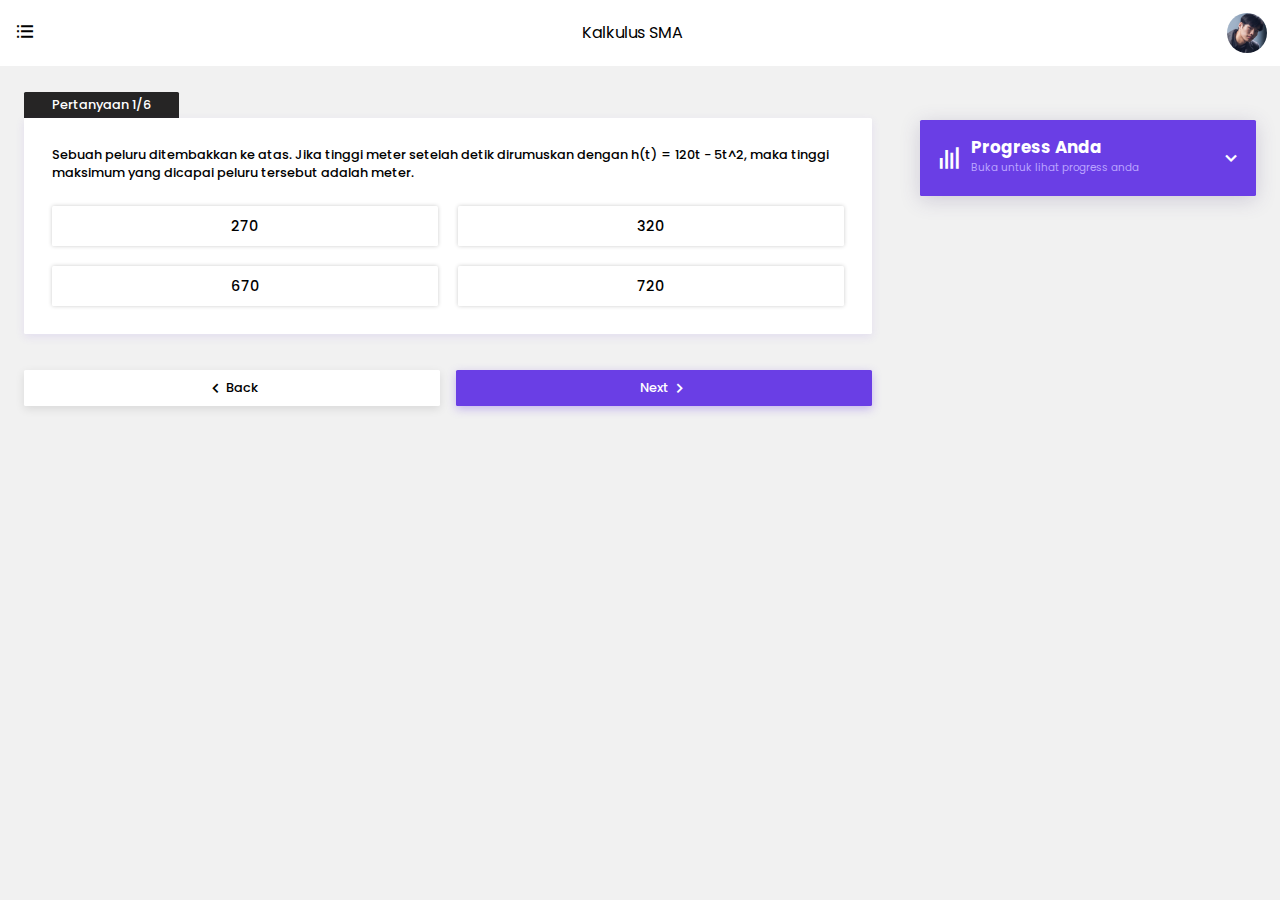
<file: index.html>
<!DOCTYPE html>
<html lang="en">
  <head>
    <meta charset="UTF-8" />
    <meta http-equiv="X-UA-Compatible" content="IE=edge" />
    <meta
      name="viewport"
      content="width=device-width, initial-scale=1.0"
    />
    <title>Quiz App</title>
    <!-- ========= CSS LINK ============ -->
    <link rel="stylesheet" href="index.css" />
    <!-- ========= ICON ============ -->
    <link
      href="https://unpkg.com/boxicons@2.1.4/css/boxicons.min.css"
      rel="stylesheet"
    />
    <!-- ========= FONTS (Poppins) ============ -->
    <link
      rel="preconnect"
      href="https://fonts.googleapis.com"
    />
    <link
      rel="preconnect"
      href="https://fonts.gstatic.com"
      crossorigin
    />
    <link
      href="https://fonts.googleapis.com/css2?family=Poppins:wght@400;500;600&display=swap"
      rel="stylesheet"
    />
  </head>
  <body>
    <div class="warning__popup-container">
      <article class="warning">
        <div class="warning__wrapper">
          <h3>Masih ada nomor yang kosong</h3>
          <p>Apakah anda yakin ingin mensubmit?</p>
          <div class="warning__button">
            <a href="result.html" class="warning__submit"
              >Submit</a
            >
            <button class="warning__back">Back</button>
          </div>
        </div>
      </article>
    </div>
    <!-- =========== HEADER ============== -->
    <header class="header">
      <div class="header__wrapper">
        <button class="header__more button">
          <i class="bx bx-list-ul"></i>
        </button>
        <p class="header__title">Kalkulus SMA</p>
        <img
          src="assets/pexels-medium-photoclub-4041087.jpg"
          alt=""
          class="header__pfp"
        />
      </div>
    </header>
    <!-- ============ MAIN =============== -->
    <main>
      <section class="ongoing__test">
        <section class="progress section">
          <article class="progress__container">
            <div class="progress_header-wrapper">
              <i class="bx bx-bar-chart progress__icon"></i>
              <div class="progress__header">
                <h2 class="progress__header-title">
                  Progress Anda
                </h2>
                <p class="progress__subtitle">
                  Buka untuk lihat progress anda
                </p>
                <button class="button"></button>
              </div>
            </div>

            <i
              class="bx bx-chevron-down progress__down-button"
            ></i>
          </article>
          <article class="progress__box">
            <div class="progress_box-wrapper"></div>
          </article>
        </section>
        <!-- ============= QUESTION =============== -->
        <section class="question section">
          <h3 class="question__number-text">
            <p>
              Pertanyaan
              <span class="question__number"> 3/5</span>
            </p>
          </h3>
          <article class="question__container">
            <p class="question__main">
              Suatu perusahaan memproduksi unit barang
              dengan biaya (4x<sup>2</sup> - 8x + 24) ribu
              rupiah untuk tiap unit. Jika barang tersebut
              terjual habis dengan harga Rp40.000,00 untuk
              tiap unit, maka keuntungan maksimum yang
              diperoleh perusahaan tersebut adalah
            </p>
            <ul class="question__answers-container">
              <li class="question__answer">Rp.16.000,00</li>
              <li class="question__answer">Rp.32.000,00</li>
              <li class="question__answer">Rp.48.000,00</li>
              <li class="question__answer">Rp.52.000,00</li>
            </ul>
          </article>
          <div class="navigation__button-container">
            <button class="navigation__button back">
              <i class="bx bx-chevron-left"></i> Back
            </button>
            <button class="navigation__button next">
              <a class="submit-wrapper">
                <p>Next</p>
                <i class="bx bx-chevron-right"></i>
              </a>
              <a
                href="result.html"
                class="submit-wrapper submit-hide"
              >
                <p>Submita</p>
                <i class="bx bx-chevron-right"></i>
              </a>
            </button>
          </div>
        </section>
        <!-- ========= WARNING ============ -->
      </section>
    </main>
  </body>
  <!--  ========= JS Link ============-->
  <script src="index.js"></script>
</html>
</file>
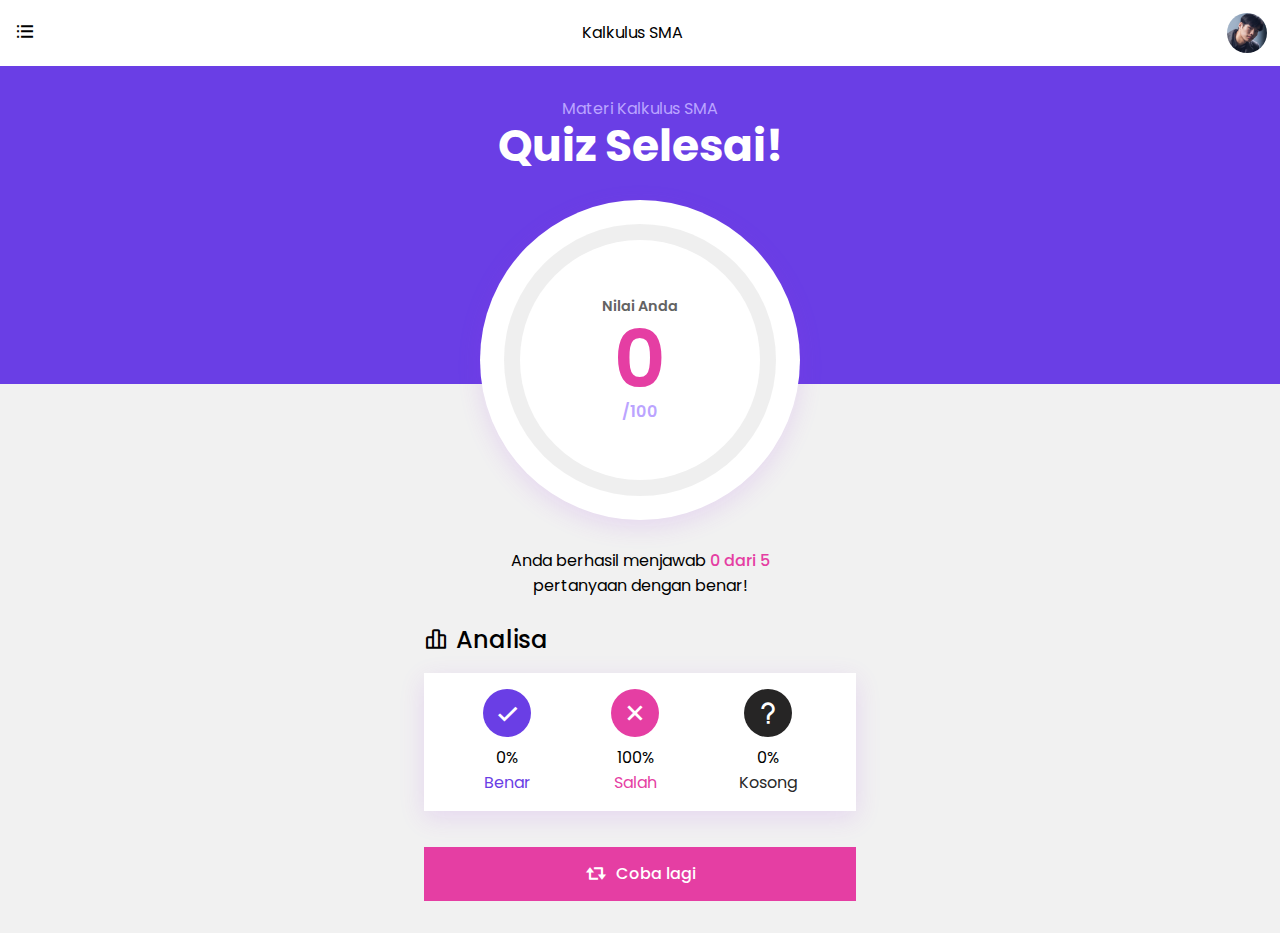
<file: result.html>
<!DOCTYPE html>
<html lang="en">
  <head>
    <meta charset="UTF-8" />
    <meta http-equiv="X-UA-Compatible" content="IE=edge" />
    <meta
      name="viewport"
      content="width=device-width, initial-scale=1.0"
    />
    <title>Quiz App</title>
    <!-- ========= CSS LINK ============ -->
    <link rel="stylesheet" href="index.css" />
    <!-- ========= ICON ============ -->
    <link
      href="https://unpkg.com/boxicons@2.1.4/css/boxicons.min.css"
      rel="stylesheet"
    />
    <!-- ========= FONTS (Poppins) ============ -->
    <link
      rel="preconnect"
      href="https://fonts.googleapis.com"
    />
    <link
      rel="preconnect"
      href="https://fonts.gstatic.com"
      crossorigin
    />
    <link
      href="https://fonts.googleapis.com/css2?family=Poppins:wght@400;500;600&display=swap"
      rel="stylesheet"
    />
  </head>
  <body>
    <!-- ======= NAV BAR =========== -->
    <header class="header">
      <div class="header__wrapper">
        <button class="header__more button">
          <i class="bx bx-list-ul"></i>
        </button>
        <p class="header__title">Kalkulus SMA</p>
        <img
          src="assets/pexels-medium-photoclub-4041087.jpg"
          alt=""
          class="header__pfp"
        />
      </div>
    </header>
    <main>
      <!-- ========= Score Section =======  -->
      <section class="score section">
        <p class="score__subtitle">Materi Kalkulus SMA</p>
        <h2 class="score__title">Quiz Selesai!</h2>
        <div class="score__container">
          <div class="score__circle">
            <div class="score__inner__circle"></div>
            <div class="score__display-text">
              <p class="score__display__subtitle">
                Nilai Anda
              </p>
              <h1 class="score__display">0</h1>
              <p class="score__display__outof">/100</p>
            </div>
          </div>
        </div>
      </section>
      <section class="score__info section">
        <p>
          Anda berhasil menjawab
          <span class="score__info-dynamic">0 dari 5</span>
          pertanyaan dengan benar!
        </p>
      </section>
      <!-- ======== Analytics Section ======== -->
      <section class="analisa section">
        <h2 class="analisa__title">
          <i class="bx bx-bar-chart-alt-2"></i>
          <p>Analisa</p>
        </h2>
        <article class="analisa__container">
          <div class="analisa__indicator correct">
            <i class="bx bx-check correct"></i>
            <p class="analisa__result correct">0%</p>
            <p class="analisa__subtitle correct">Benar</p>
          </div>
          <div class="analisa__indicator wrong">
            <i class="bx bx-x wrong"></i>
            <p class="analisa__result wrong">100%</p>
            <p class="analisa__subtitle wrong">Salah</p>
          </div>
          <div class="analisa__indicator empty">
            <i class="bx bx-question-mark empty"></i>
            <p class="analisa__result empty">0%</p>
            <p class="analisa__subtitle empty">Kosong</p>
          </div>
        </article>
        <a href="index.html" class="try-again__button">
          <i class="bx bx-repost"></i>
          Coba lagi
        </a>
      </section>
    </main>
  </body>
  <!--  ========= JS Link ============-->
  <!-- <script src="index.js"></script> -->
  <script src="result.js"></script>
</html>
</file>
<file: index.css>
:root {
  /* ========== COLOR ========== */
  --main-black-color: #262525;
  --main-purple-color: #6a3ee5;
  --main-light-purple-color: #bba4ff;
  --main-pink-color: #e53ea3;
  --main-dark-purple-color: #3d267d;

  --shadow-dark-purple: #4c3c787e;

  --background-white-color: #f1f1f1;
  --secondary-gray-color: #8f8f8f;
  --tersier--gray-color: #b5b5b5;
  --quaterner--light-gray-color: #f2f2f2;

  /* ========== FONTS ========== */
  --body-font: "Poppins", sans-serif;
  --paragraph-font-size: 0.8rem;
  --button-font-size: 0.75rem;
  --heading-font-size: 1.5rem;
  --h2-font-size: 1.25rem;
  --subheading-font-size: 1rem;
  --icon-font-size: 1.5rem;
}

* {
  box-sizing: border-box;
  padding: 0;
  margin: 0;
}

html {
  scroll-behavior: smooth;
}

li {
  list-style: none;
}

body {
  font-family: "Poppins", sans-serif;
  background-color: var(--background-white-color);
}

a {
  text-decoration: none;
}

/* ======== REUSABLE / UTILITY CLASSES ========= */
.section {
  margin-inline: 1.5rem;
}

.button {
  background: none;
  border: none;
}

/* =========== HEADER ============== */

.header__pfp {
  width: 40px;
  height: 40px;
  object-fit: cover;
  border-radius: 100rem;
}

.header {
  position: fixed;
  top: 0;
  width: 100%;
  z-index: 1001;
}

.header__wrapper {
  display: flex;
  justify-content: space-between;
  align-items: center;
  padding: 0.8rem;
  background: white;
}

.header__more i {
  font-size: var(--icon-font-size);
}

/* ============= QUESTION SECTION ============= */

/* -------- progress ------------- */

.progress {
  margin-top: 5.5rem;
  margin-bottom: 1.5rem;
}

.progress__container {
  display: flex;
  align-items: center;
  justify-content: space-between;
  background-color: var(--main-purple-color);
  height: 4.75rem;
  padding-inline: 0.8rem;
  border-radius: 0.1rem;
  cursor: pointer;
  box-shadow: 0 4px 20px #4c3c7834;
}

.progress__header {
  color: white;
  line-height: 130%;
  display: flex;
  flex-direction: column;
  /* width: 75%; */
}

.progress_header-wrapper {
  display: flex;
  align-items: center;
  justify-content: center;
  column-gap: 0.4rem;
}

.progress__header-title {
  font-size: 1.05rem;
}

.progress__subtitle {
  font-size: 0.65rem;
}

.progress__subtitle {
  color: var(--main-light-purple-color);
}

.progress__icon {
  color: white;
  font-size: 2rem;
}

.progress__down-button {
  color: white;
}

.progress__down-button {
  font-size: var(--icon-font-size);
}

.progress__box {
  background-color: rgb(255, 255, 255);
  height: 0;
  overflow: hidden;
  transition: 0.25s;
  box-shadow: 0 4px 20px #4c3c7834;
}

.progress_box-wrapper {
  display: grid;
  padding: 0.8rem;
  grid-template-columns: repeat(
    auto-fill,
    minmax(45px, 1fr)
  );
  grid-row-gap: 7px;
}

.progress__node {
  background: none;
  border: none;
  font-family: var(--body-font);
  width: 40px;
  height: 40px;
  border: 2px solid var(--main-dark-purple-color);
  font-size: 1.1rem;
  font-weight: 600;
  border-radius: 0.2rem;
  color: var(--main-dark-purple-color);
  cursor: pointer;
}

.node-done {
  background: var(--main-dark-purple-color);
  color: white;
}

.node-current:not(.node-done) {
  border-width: 4px;
  box-shadow: 0 1px 5px var(--shadow-dark-purple);
}

.node-current.node-done {
  border: 2px solid white;
  box-shadow: 0 3px 10px rgba(0, 0, 0, 0.3);
}

/* ------ Question ---------- */

.question__container {
  background-color: white;
  padding: 1.75rem;
  border-radius: 0 0.1rem 0.1rem 0.1rem;
  box-shadow: 0 3px 10px #6b3ee51a;
  display: grid;
}

.question__number-text {
  background-color: var(--main-black-color);
  width: fit-content;
  padding-inline: 1.75rem;
  padding-block: 0.25rem;
  color: white;
  font-size: var(--paragraph-font-size);
  font-weight: 500;
  border-radius: 0.1rem 0.1rem 0 0;
}

.question__main {
  font-size: var(--paragraph-font-size);
  font-weight: 500;
  margin-bottom: 1.5rem;
}

.question__answer {
  display: flex;
  align-items: center;
  justify-content: center;
  font-weight: 500;
  width: 100%;
  font-size: 0.9rem;
  padding-block: 0.6rem;
  box-shadow: 0 0px 4px rgba(0, 0, 0, 0.2);
  border-radius: 0.1rem;
  cursor: pointer;
}

.question__answers-container {
  display: grid;
  row-gap: 1.25rem;
}

.answer__picked {
  background-color: var(--main-pink-color);
  color: white;
}

/* ------- Navigation section --------- */

.navigation__button-container {
  display: flex;
  justify-content: space-between;
  align-items: center;
  column-gap: 1rem;
  padding-top: 2.25rem;
  padding-bottom: 2.25rem;
}

.navigation__button {
  display: flex;
  justify-content: center;
  align-items: center;
  width: 100%;
  padding-block: 0.5rem;
  font-size: var(--paragraph-font-size);
  border-radius: 0.1rem;
  border: none;
  font-family: var(--body-font);
  font-weight: 500;
  cursor: pointer;
}

.submit-wrapper {
  display: flex;
  justify-content: center;
  align-items: center;
  color: white;
  width: 100%;
  height: 100%;
}

.navigation__button.next {
  color: white;
  background: var(--main-purple-color);
  box-shadow: 0 3px 10px #6b3ee556;
}

.navigation__button.back {
  background: white;
  box-shadow: 0 3px 10px rgba(0, 0, 0, 0.1);
}

.navigation__button .bx {
  font-size: 1.25rem;
}

.navigation__button-wrapper {
  position: relative;
}

/* ===== SCORE ====== */

.score {
  margin-top: 4rem;
  margin-bottom: 10.25rem;
  padding-top: 2rem;
  height: 20rem;
  background-color: var(--main-purple-color);
  margin-inline: initial;
  display: flex;
  flex-direction: column;
  align-items: center;
}

.score__subtitle {
  color: var(--main-light-purple-color);
}

.score__title {
  color: white;
  font-size: 2.75rem;
  margin-top: -0.5rem;
}

.score__container {
  position: absolute;
  top: 12.5rem;
}

.score__circle {
  border-radius: 100%;
  background-color: white;
  width: 20rem;
  height: 20rem;
  display: flex;
  flex-direction: column;
  align-items: center;
  justify-content: center;
  box-shadow: 0 7px 24px rgba(164, 60, 234, 0.142);
}

.score__inner__circle {
  width: 85%;
  height: 85%;
  border-radius: 100%;
  position: absolute;
  background: conic-gradient(
    #6a3ee5 0deg,
    rgb(239, 239, 239) 0deg
  );
  transition: background 0.5s ease-in;
}

.inner__animate {
  background: conic-gradient(
    #6a3ee5 90deg,
    rgb(239, 239, 239) 0deg
  );
}

.score__circle::before {
  content: " ";
  width: 75%;
  height: 75%;
  background-color: white;
  position: absolute;
  border-radius: 100%;
  z-index: 50;
}

.score__display-text {
  z-index: 100;
  text-align: center;
  line-height: 1.1;
}

.score__display {
  color: var(--main-pink-color);
  font-size: 5rem;
  font-weight: 600;
}

.score__display__outof {
  color: var(--main-light-purple-color);
  font-weight: 600;
}

.score__display__subtitle {
  color: rgb(99, 99, 99);
  font-size: 0.9rem;
  font-weight: 600;
}

.score__info {
  padding-inline: 3.6rem;
  text-align: center;
  max-width: 25rem;
  margin: 0 auto;
}

.score__info span {
  color: var(--main-pink-color);
  font-weight: 500;
}

/* ====== ANALISA ====== */

.analisa {
  max-width: 30rem;
  margin-inline: auto;
  padding-inline: 1.5rem;
}

.analisa__title {
  margin-top: 1.5rem;
  display: flex;
  justify-content: start;
  align-items: center;
  column-gap: 0.5rem;
  font-weight: 500;
  font-size: 1.5rem;
}

.analisa__container {
  display: flex;
  background-color: white;
  align-items: center;
  justify-content: space-between;
  padding-inline: 3rem;
  padding-block: 1rem;
  margin-block: 1rem;
  box-shadow: 0 7px 24px rgba(164, 60, 234, 0.142);
}

.analisa__indicator .bx {
  /* background-color: red; */
  padding: 0.5rem;
  font-size: 2rem;
  border-radius: 100%;
  color: white;
}

.analisa__indicator {
  text-align: center;
}

.analisa__result {
  margin-top: 0.5rem;
}

.analisa__indicator .bx.correct {
  background: var(--main-purple-color);
}

.analisa__subtitle {
  font-weight: 400;
}

.analisa__subtitle.correct {
  color: var(--main-purple-color);
}

.analisa__subtitle.wrong {
  color: var(--main-pink-color);
}

.analisa__subtitle.empty {
  color: rgb(41, 41, 41);
}

.analisa__indicator .bx.wrong {
  background: var(--main-pink-color);
}
.analisa__indicator .bx.empty {
  background: var(--main-black-color);
}

.try-again__button {
  border: none;
  background-color: var(--main-pink-color);
  width: 100%;
  padding-block: 0.9rem;
  font-size: 1rem;
  font-family: var(--body-font);
  color: white;
  font-weight: 500;
  display: flex;
  justify-content: center;
  align-items: center;
  column-gap: 0.5rem;
  margin-top: 2.25rem;
  margin-bottom: 2rem;
  cursor: pointer;
}

.try-again__button i {
  font-size: 1.5rem;
}

/*=========== WARNING ============ */

.warning__popup-container {
  position: fixed;
  background: rgba(0, 0, 0, 0.5);
  width: 100vw;
  height: 100vh;
  top: 0;
  z-index: 1000;
  visibility: hidden;
  opacity: 0;
  transition: 0.25s;
}

.warning__show {
  visibility: visible;
  opacity: 1;
}

.warning {
  display: flex;
  justify-content: center;
  align-items: center;
  height: 100vh;
}

.warning__wrapper {
  background-color: var(--background-white-color);
  padding: 2rem;
  margin: 2rem;
  border-radius: 0.25rem;
}

.warning__wrapper h3 {
  font-size: 1.5rem;
  line-height: 120%;
}

.warning__wrapper p {
  font-size: 0.9rem;
  margin-top: 0.75rem;
  color: rgb(55, 55, 55);
}

.warning__button {
  display: flex;
  align-items: center;
  justify-content: space-between;
  margin-top: 1rem;
}

.warning__wrapper button,
.warning__wrapper a {
  font-size: 0.75rem;
  width: 47%;
  padding-block: 0.5rem;
  border: none;
  font-family: var(--body-font);
  font-weight: 500;
}

.warning__back {
  background: var(--main-purple-color);
  color: white;
  box-shadow: 0 4px 12px #4c3c783c;
  cursor: pointer;
}

.warning__submit {
  text-align: center;
  color: var(--main-black-color);
  background-color: white;
}

/* ======== Submit =========== */

.submit-hide {
  display: none;
}

/* ========= Medium Screen (Tablet) ======= */

.ongoing__test {
  display: grid;
}

@media screen and (min-width: 500px) {
  .analisa__container {
    justify-content: center;
    column-gap: 5rem;
  }
}

@media screen and (min-width: 700px) {
  .question__answers-container {
    grid-template-columns: repeat(2, 1fr);
    column-gap: 1.25rem;
  }
}

@media screen and (min-width: 1024px) {
  .ongoing__test {
    grid-template-columns: 70% 30%;
  }

  .question {
    order: -1;
    margin-top: 5.75rem;
  }

  .progress {
    margin-top: 7.5rem;
  }
}
</file>
